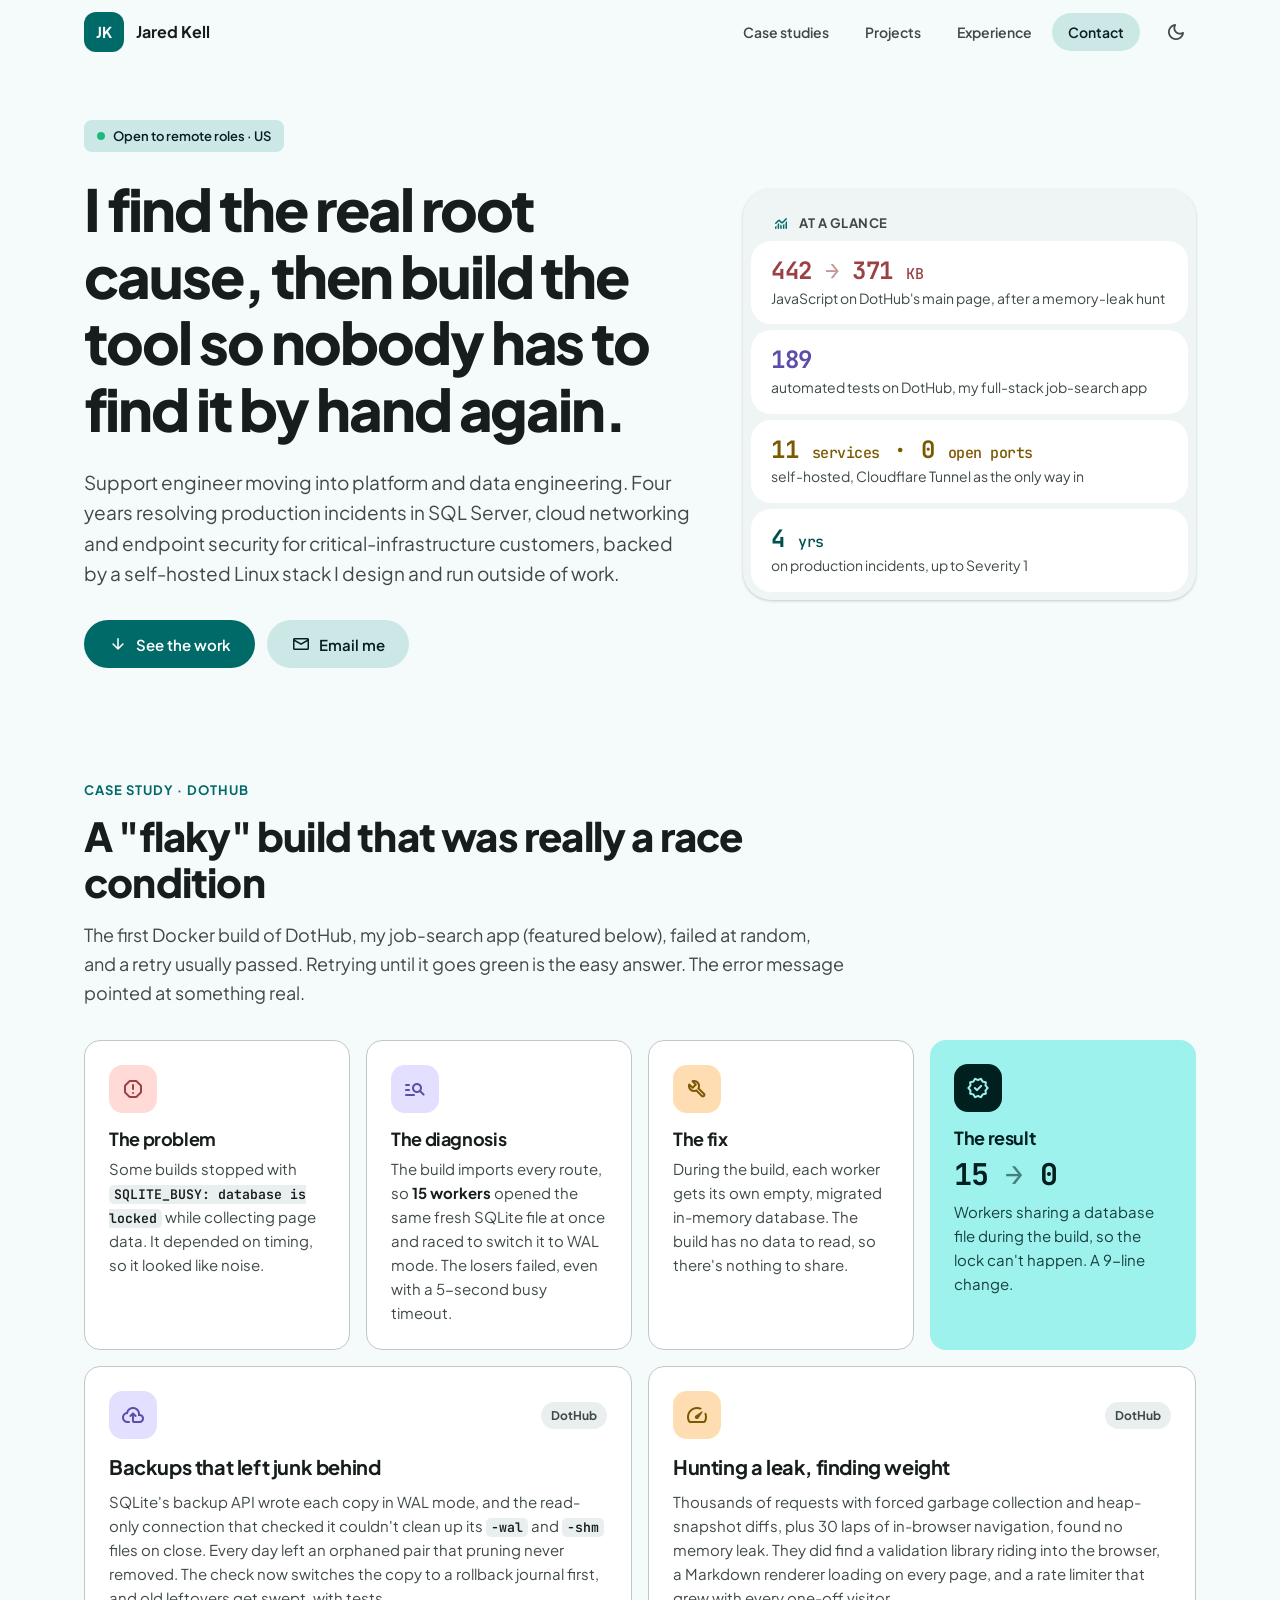
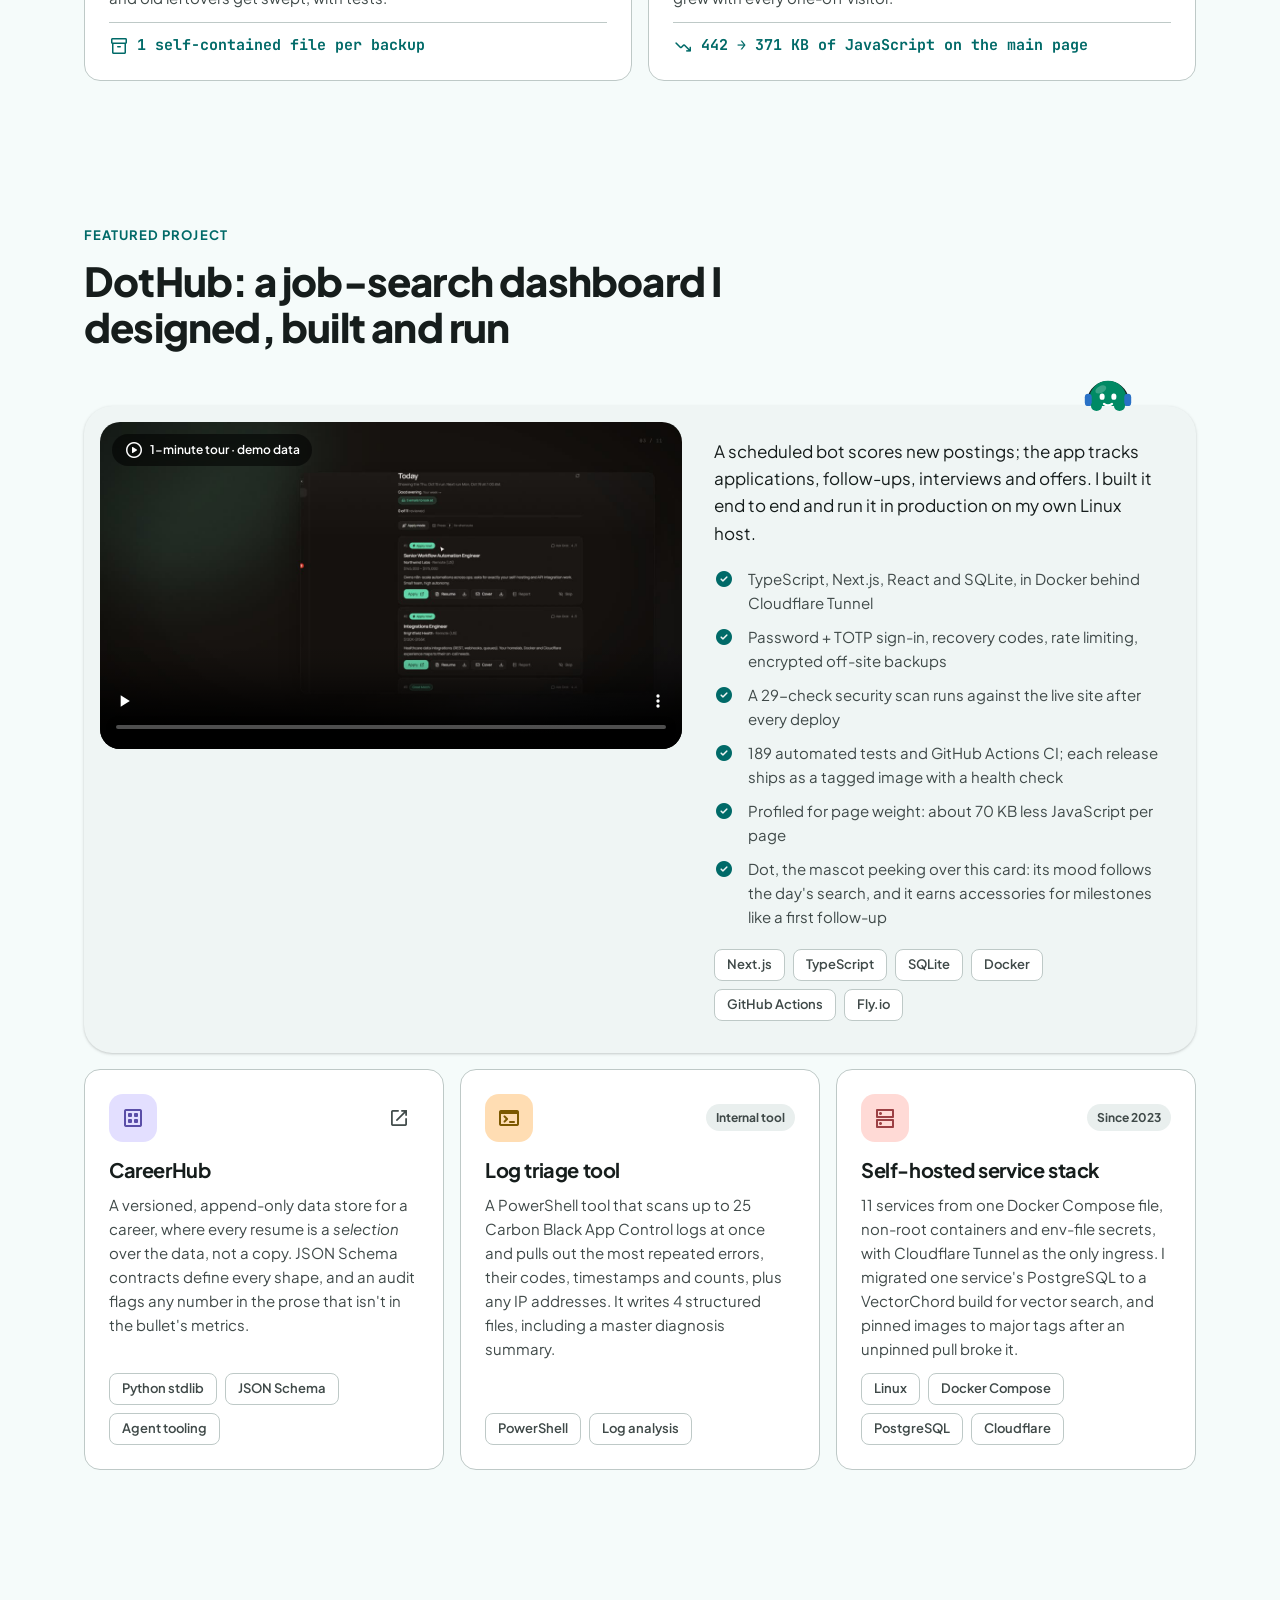
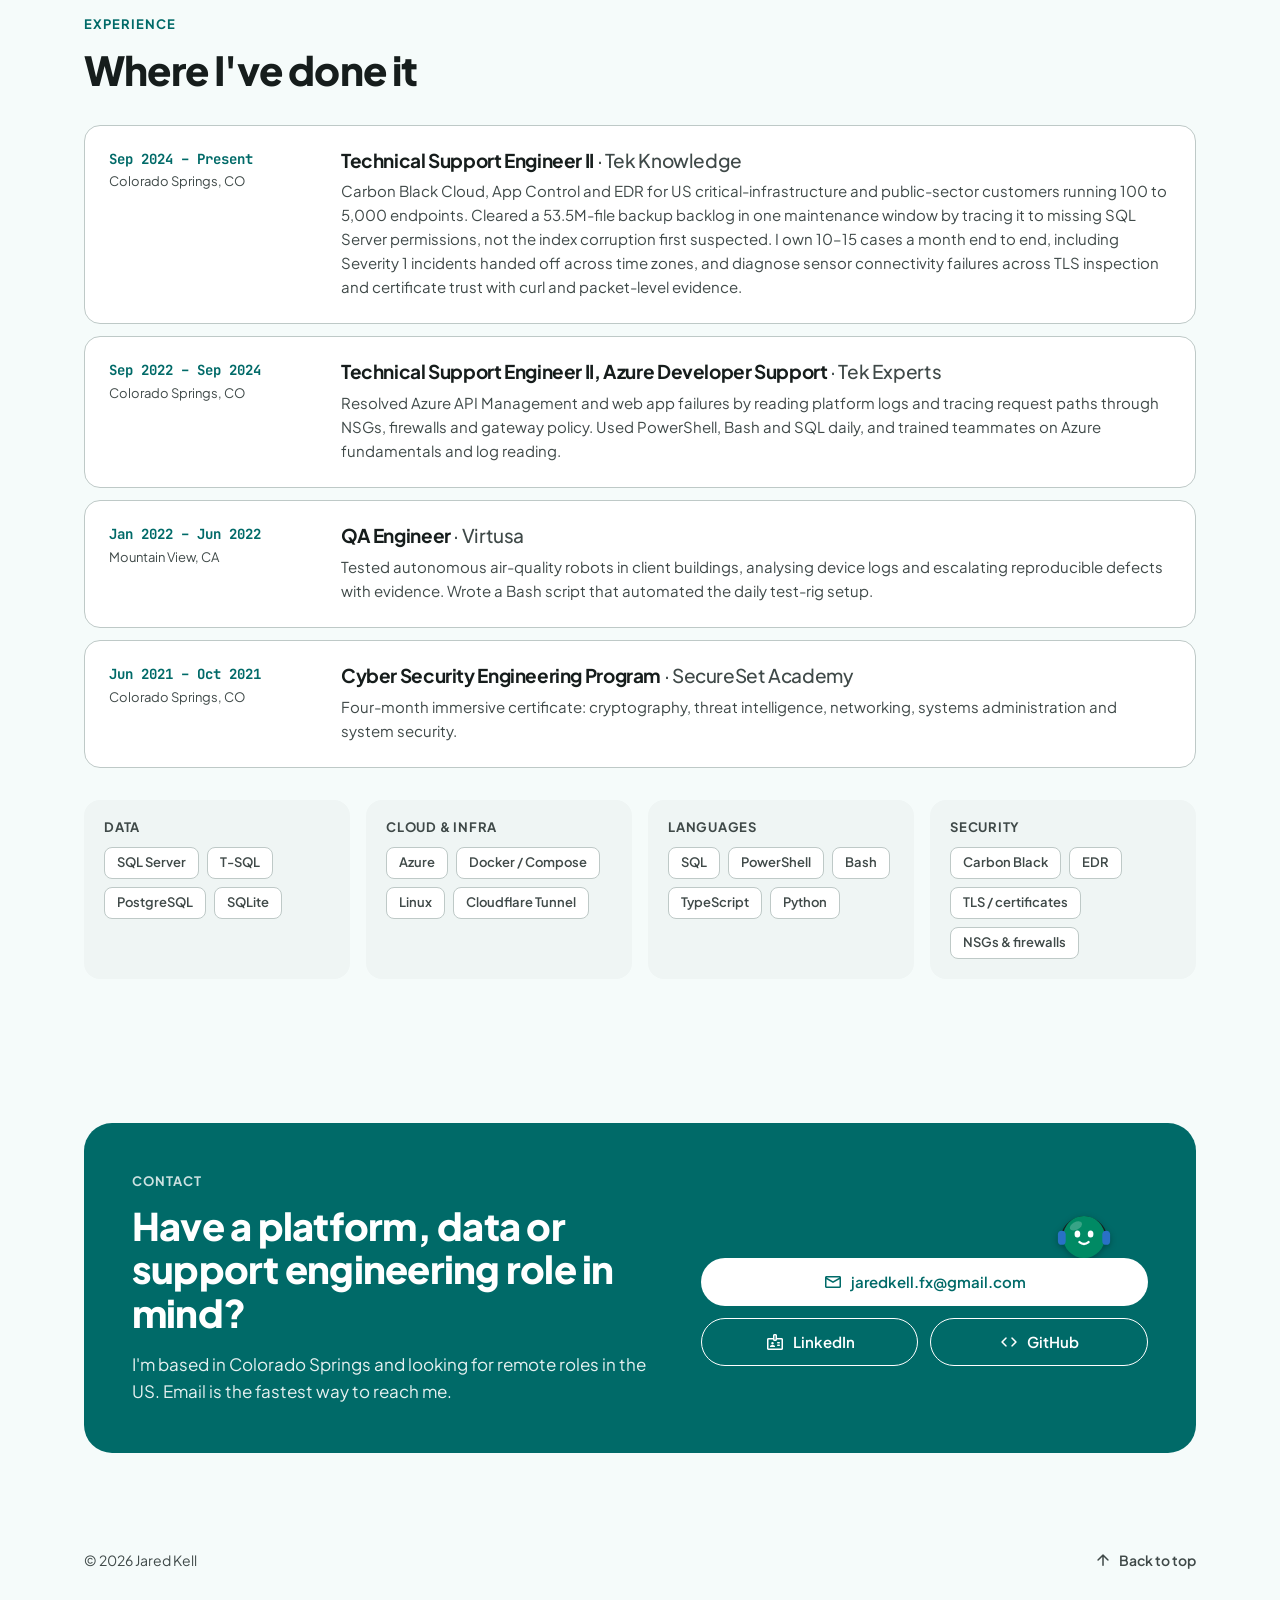
<file: index.html>
<!doctype html>
<html lang="en">
<head>
  <meta charset="utf-8">
  <meta name="viewport" content="width=device-width, initial-scale=1">
  <title>Jared Kell · Support → Platform &amp; Data Engineering</title>
  <meta name="description" content="Jared Kell: support engineer moving into platform and data engineering. Four years of production incidents in SQL Server, cloud networking and endpoint security, plus a self-hosted Linux stack.">
  <meta property="og:title" content="Jared Kell · Support → Platform &amp; Data Engineering">
  <meta property="og:description" content="Production incidents by day, self-hosted infrastructure by night. Case studies, projects and contact.">
  <meta property="og:url" content="https://portfolio.jarediso.com/">
  <meta property="og:image" content="https://portfolio.jarediso.com/og-image.png">
  <meta name="twitter:card" content="summary_large_image">
  <link rel="canonical" href="https://portfolio.jarediso.com/">
  <meta name="theme-color" content="#f5fbfa" media="(prefers-color-scheme: light)">
  <meta name="theme-color" content="#0e1514" media="(prefers-color-scheme: dark)">
  <link rel="icon" href="favicon.svg" type="image/svg+xml">
  <link rel="preconnect" href="https://fonts.googleapis.com">
  <link rel="preconnect" href="https://fonts.gstatic.com" crossorigin>
  <link href="https://fonts.googleapis.com/css2?family=Plus+Jakarta+Sans:wght@400;500;600;700;800&family=JetBrains+Mono:wght@500;700&family=Material+Symbols+Rounded:opsz,wght,FILL,GRAD@24,500,0..1,0&display=swap" rel="stylesheet">
  <link rel="stylesheet" href="styles.css">
  <script>
    document.documentElement.classList.add('js');
    try { const t = localStorage.getItem('theme'); if (t) document.documentElement.dataset.theme = t; } catch (e) {}
  </script>
</head>
<body id="top">
  <a class="skip" href="#main">Skip to content</a>

  <header class="appbar">
    <div class="appbar__inner">
      <a class="brand" href="#top" aria-label="Jared Kell, back to top">
        <span class="brand__mark">JK</span>
        <span class="brand__name">Jared Kell</span>
      </a>
      <nav class="nav" aria-label="Sections">
        <a href="#case-studies">Case studies</a>
        <a href="#projects">Projects</a>
        <a href="#experience">Experience</a>
        <a href="#contact">Contact</a>
      </nav>
      <button class="icon-btn" id="theme-toggle" type="button" aria-label="Switch colour theme">
        <span class="ms" aria-hidden="true">dark_mode</span>
      </button>
    </div>
  </header>

  <main id="main">

    <!-- Hero -->
    <section class="hero">
      <div class="hero__copy">
        <span class="chip chip--status"><span class="status-dot" aria-hidden="true"></span>Open to remote roles · US</span>
        <h1>I find the real root cause, then build the tool so nobody has to find it by hand again.</h1>
        <p class="lede">Support engineer moving into platform and data engineering. Four years resolving production incidents in SQL Server, cloud networking and endpoint security for critical-infrastructure customers, backed by a self-hosted Linux stack I design and run outside of work.</p>
        <div class="actions">
          <a class="btn btn--filled" href="#case-studies"><span class="ms" aria-hidden="true">arrow_downward</span>See the work</a>
          <a class="btn btn--tonal js-email" href="#contact" data-u="xf.llekderaj" data-d="moc.liamg"><span class="ms" aria-hidden="true">mail</span>Email me</a>
        </div>
      </div>

      <aside class="hero__panel card card--elevated" aria-label="At a glance">
        <div class="panel__head">
          <span class="ms" aria-hidden="true">monitoring</span>
          <span>At a glance</span>
        </div>
        <ul class="stats">
          <li>
            <span class="stat__value">442 <span class="arrow">→</span> 371 <span class="stat__unit">KB</span></span>
            <span class="stat__label">JavaScript on DotHub's main page, after a memory-leak hunt</span>
          </li>
          <li>
            <span class="stat__value">189</span>
            <span class="stat__label">automated tests on DotHub, my full-stack job-search app</span>
          </li>
          <li>
            <span class="stat__value">11 <span class="stat__unit">services</span> · 0 <span class="stat__unit">open ports</span></span>
            <span class="stat__label">self-hosted, Cloudflare Tunnel as the only way in</span>
          </li>
          <li>
            <span class="stat__value">4 <span class="stat__unit">yrs</span></span>
            <span class="stat__label">on production incidents, up to Severity 1</span>
          </li>
        </ul>
      </aside>
    </section>

    <!-- Case studies -->
    <section class="section" id="case-studies">
      <header class="section__head reveal">
        <p class="overline">Case study · DotHub</p>
        <h2>A "flaky" build that was really a race condition</h2>
        <p class="section__sub">The first Docker build of DotHub, my job-search app (featured below), failed at random, and a retry usually passed. Retrying until it goes green is the easy answer. The error message pointed at something real.</p>
      </header>

      <ol class="steps">
        <li class="card card--outlined step reveal">
          <span class="step__icon tone-a"><span class="ms" aria-hidden="true">report</span></span>
          <h3>The problem</h3>
          <p>Some builds stopped with <code>SQLITE_BUSY: database is locked</code> while collecting page data. It depended on timing, so it looked like noise.</p>
        </li>
        <li class="card card--outlined step reveal">
          <span class="step__icon tone-b"><span class="ms" aria-hidden="true">manage_search</span></span>
          <h3>The diagnosis</h3>
          <p>The build imports every route, so <strong>15 workers</strong> opened the same fresh SQLite file at once and raced to switch it to WAL mode. The losers failed, even with a 5-second busy timeout.</p>
        </li>
        <li class="card card--outlined step reveal">
          <span class="step__icon tone-c"><span class="ms" aria-hidden="true">build</span></span>
          <h3>The fix</h3>
          <p>During the build, each worker gets its own empty, migrated in-memory database. The build has no data to read, so there's nothing to share.</p>
        </li>
        <li class="card card--filled step step--result reveal">
          <span class="step__icon tone-d"><span class="ms" aria-hidden="true">verified</span></span>
          <h3>The result</h3>
          <p class="big-metric">15 <span class="arrow">→</span> 0</p>
          <p>Workers sharing a database file during the build, so the lock can't happen. A 9-line change.</p>
        </li>
      </ol>

      <div class="minis">
        <article class="card card--outlined mini reveal">
          <div class="project__top">
            <span class="step__icon tone-b"><span class="ms" aria-hidden="true">backup</span></span>
            <span class="tag">DotHub</span>
          </div>
          <h3>Backups that left junk behind</h3>
          <p>SQLite's backup API wrote each copy in WAL mode, and the read-only connection that checked it couldn't clean up its <code class="nowrap">-wal</code> and <code class="nowrap">-shm</code> files on close. Every day left an orphaned pair that pruning never removed. The check now switches the copy to a rollback journal first, and old leftovers get swept, with tests.</p>
          <p class="mini__metric"><span class="ms" aria-hidden="true">inventory_2</span>1 self-contained file per backup</p>
        </article>

        <article class="card card--outlined mini reveal">
          <div class="project__top">
            <span class="step__icon tone-c"><span class="ms" aria-hidden="true">speed</span></span>
            <span class="tag">DotHub</span>
          </div>
          <h3>Hunting a leak, finding weight</h3>
          <p>Thousands of requests with forced garbage collection and heap-snapshot diffs, plus 30 laps of in-browser navigation, found no memory leak. They did find a validation library riding into the browser, a Markdown renderer loading on every page, and a rate limiter that grew with every one-off visitor.</p>
          <p class="mini__metric"><span class="ms" aria-hidden="true">trending_down</span>442 → 371 KB of JavaScript on the main page</p>
        </article>
      </div>
    </section>

    <!-- Featured project -->
    <section class="section" id="projects">
      <header class="section__head reveal">
        <p class="overline">Featured project</p>
        <h2>DotHub: a job-search dashboard I designed, built and run</h2>
      </header>

      <article class="feature card card--elevated reveal">
        <div class="dot-peek" aria-hidden="true">
          <div class="dot-peek__clip">
            <svg class="dot" viewBox="0 0 48 48" data-mood="calm">
              <g class="dot-char">
                <path class="dot-headphones dot-band" d="M9.6 27.5 A14.6 14.6 0 0 1 38.4 27.5"/>
                <circle class="dot-body" cx="24" cy="28" r="14"/>
                <ellipse class="dot-shine" cx="18.6" cy="20.6" rx="4.4" ry="2.6" transform="rotate(-28 18.6 20.6)"/>
                <g class="face face--calm">
                  <g class="dot-eyes"><ellipse class="dot-ink" cx="19.6" cy="26" rx="1.9" ry="2.4"/><ellipse class="dot-ink" cx="28.4" cy="26" rx="1.9" ry="2.4"/></g>
                  <path class="dot-line" d="M21 31.4 q3 2.4 6 0"/>
                </g>
                <g class="dot-headphones dot-cups"><rect x="6.6" y="23.8" width="5.2" height="9.4" rx="2.6"/><rect x="36.2" y="23.8" width="5.2" height="9.4" rx="2.6"/></g>
              </g>
            </svg>
          </div>
          <span class="dot-paw"></span><span class="dot-paw dot-paw--r"></span>
        </div>
        <div class="feature__media">
          <video controls preload="none" playsinline poster="assets/dothub-poster.jpg" aria-label="One-minute tour of DotHub, running on demo data">
            <source src="assets/dothub-tour.mp4" type="video/mp4">
          </video>
          <span class="media__caption"><span class="ms" aria-hidden="true">play_circle</span>1-minute tour · demo data</span>
        </div>
        <div class="feature__body">
          <p>A scheduled bot scores new postings; the app tracks applications, follow-ups, interviews and offers. I built it end to end and run it in production on my own Linux host.</p>
          <ul class="checks">
            <li><span class="ms" aria-hidden="true">check_circle</span>TypeScript, Next.js, React and SQLite, in Docker behind Cloudflare Tunnel</li>
            <li><span class="ms" aria-hidden="true">check_circle</span>Password + TOTP sign-in, recovery codes, rate limiting, encrypted off-site backups</li>
            <li><span class="ms" aria-hidden="true">check_circle</span>A 29-check security scan runs against the live site after every deploy</li>
            <li><span class="ms" aria-hidden="true">check_circle</span>189 automated tests and GitHub Actions CI; each release ships as a tagged image with a health check</li>
            <li><span class="ms" aria-hidden="true">check_circle</span>Profiled for page weight: about 70 KB less JavaScript per page</li>
            <li><span class="ms" aria-hidden="true">check_circle</span>Dot, the mascot peeking over this card: its mood follows the day's search, and it earns accessories for milestones like a first follow-up</li>
          </ul>
          <div class="chips">
            <span class="chip">Next.js</span><span class="chip">TypeScript</span><span class="chip">SQLite</span><span class="chip">Docker</span><span class="chip">GitHub Actions</span><span class="chip">Fly.io</span>
          </div>
        </div>
      </article>

      <!-- More projects -->
      <div class="grid">
        <article class="card card--outlined project reveal">
          <div class="project__top">
            <span class="step__icon tone-b"><span class="ms" aria-hidden="true">dataset</span></span>
            <a class="icon-btn" href="https://github.com/JaredKIso/CareerHub" target="_blank" rel="noopener" aria-label="CareerHub on GitHub"><span class="ms" aria-hidden="true">open_in_new</span></a>
          </div>
          <h3>CareerHub</h3>
          <p>A versioned, append-only data store for a career, where every resume is a <em>selection</em> over the data, not a copy. JSON Schema contracts define every shape, and an audit flags any number in the prose that isn't in the bullet's metrics.</p>
          <div class="chips"><span class="chip">Python stdlib</span><span class="chip">JSON Schema</span><span class="chip">Agent tooling</span></div>
        </article>

        <article class="card card--outlined project reveal">
          <div class="project__top">
            <span class="step__icon tone-c"><span class="ms" aria-hidden="true">terminal</span></span>
            <span class="tag">Internal tool</span>
          </div>
          <h3>Log triage tool</h3>
          <p>A PowerShell tool that scans up to 25 Carbon Black App Control logs at once and pulls out the most repeated errors, their codes, timestamps and counts, plus any IP addresses. It writes 4 structured files, including a master diagnosis summary.</p>
          <div class="chips"><span class="chip">PowerShell</span><span class="chip">Log analysis</span></div>
        </article>

        <article class="card card--outlined project reveal">
          <div class="project__top">
            <span class="step__icon tone-a"><span class="ms" aria-hidden="true">dns</span></span>
            <span class="tag">Since 2023</span>
          </div>
          <h3>Self-hosted service stack</h3>
          <p>11 services from one Docker Compose file, non-root containers and env-file secrets, with Cloudflare Tunnel as the only ingress. I migrated one service's PostgreSQL to a VectorChord build for vector search, and pinned images to major tags after an unpinned pull broke it.</p>
          <div class="chips"><span class="chip">Linux</span><span class="chip">Docker Compose</span><span class="chip">PostgreSQL</span><span class="chip">Cloudflare</span></div>
        </article>
      </div>
    </section>

    <!-- Experience -->
    <section class="section" id="experience">
      <header class="section__head reveal">
        <p class="overline">Experience</p>
        <h2>Where I've done it</h2>
      </header>

      <div class="timeline">
        <article class="card card--outlined role reveal">
          <div class="role__meta"><span class="role__when">Sep 2024 – Present</span><span class="role__where">Colorado Springs, CO</span></div>
          <h3>Technical Support Engineer II <span class="at">· Tek Knowledge</span></h3>
          <p>Carbon Black Cloud, App Control and EDR for US critical-infrastructure and public-sector customers running 100 to 5,000 endpoints. Cleared a 53.5M-file backup backlog in one maintenance window by tracing it to missing SQL Server permissions, not the index corruption first suspected. I own 10–15 cases a month end to end, including Severity 1 incidents handed off across time zones, and diagnose sensor connectivity failures across TLS inspection and certificate trust with curl and packet-level evidence.</p>
        </article>
        <article class="card card--outlined role reveal">
          <div class="role__meta"><span class="role__when">Sep 2022 – Sep 2024</span><span class="role__where">Colorado Springs, CO</span></div>
          <h3>Technical Support Engineer II, Azure Developer Support <span class="at">· Tek Experts</span></h3>
          <p>Resolved Azure API Management and web app failures by reading platform logs and tracing request paths through NSGs, firewalls and gateway policy. Used PowerShell, Bash and SQL daily, and trained teammates on Azure fundamentals and log reading.</p>
        </article>
        <article class="card card--outlined role reveal">
          <div class="role__meta"><span class="role__when">Jan 2022 – Jun 2022</span><span class="role__where">Mountain View, CA</span></div>
          <h3>QA Engineer <span class="at">· Virtusa</span></h3>
          <p>Tested autonomous air-quality robots in client buildings, analysing device logs and escalating reproducible defects with evidence. Wrote a Bash script that automated the daily test-rig setup.</p>
        </article>
        <article class="card card--outlined role reveal">
          <div class="role__meta"><span class="role__when">Jun 2021 – Oct 2021</span><span class="role__where">Colorado Springs, CO</span></div>
          <h3>Cyber Security Engineering Program <span class="at">· SecureSet Academy</span></h3>
          <p>Four-month immersive certificate: cryptography, threat intelligence, networking, systems administration and system security.</p>
        </article>
      </div>

      <div class="skills reveal">
        <div class="skills__group"><h3>Data</h3><div class="chips"><span class="chip">SQL Server</span><span class="chip">T-SQL</span><span class="chip">PostgreSQL</span><span class="chip">SQLite</span></div></div>
        <div class="skills__group"><h3>Cloud &amp; infra</h3><div class="chips"><span class="chip">Azure</span><span class="chip">Docker / Compose</span><span class="chip">Linux</span><span class="chip">Cloudflare Tunnel</span></div></div>
        <div class="skills__group"><h3>Languages</h3><div class="chips"><span class="chip">SQL</span><span class="chip">PowerShell</span><span class="chip">Bash</span><span class="chip">TypeScript</span><span class="chip">Python</span></div></div>
        <div class="skills__group"><h3>Security</h3><div class="chips"><span class="chip">Carbon Black</span><span class="chip">EDR</span><span class="chip">TLS / certificates</span><span class="chip">NSGs &amp; firewalls</span></div></div>
      </div>
    </section>

    <!-- Contact -->
    <section class="section" id="contact">
      <div class="contact card card--primary reveal">
        <div>
          <p class="overline">Contact</p>
          <h2>Have a platform, data or support engineering role in mind?</h2>
          <p>I'm based in Colorado Springs and looking for remote roles in the US. Email is the fastest way to reach me.</p>
        </div>
        <div class="contact__actions">
          <div class="dot-perch" aria-hidden="true">
            <svg class="dot" viewBox="0 0 48 48" data-mood="calm">
              <g class="dot-char">
                <path class="dot-headphones dot-band" d="M9.6 27.5 A14.6 14.6 0 0 1 38.4 27.5"/>
                <circle class="dot-body" cx="24" cy="28" r="14"/>
                <ellipse class="dot-shine" cx="18.6" cy="20.6" rx="4.4" ry="2.6" transform="rotate(-28 18.6 20.6)"/>
                <g class="face face--calm">
                  <g class="dot-eyes"><ellipse class="dot-ink" cx="19.6" cy="26" rx="1.9" ry="2.4"/><ellipse class="dot-ink" cx="28.4" cy="26" rx="1.9" ry="2.4"/></g>
                  <path class="dot-line" d="M21 31.4 q3 2.4 6 0"/>
                </g>
                <g class="face face--attention">
                  <g class="dot-eyes"><ellipse class="dot-ink" cx="21.2" cy="25" rx="1.9" ry="2.6"/><ellipse class="dot-ink" cx="30" cy="25" rx="1.9" ry="2.6"/></g>
                  <path class="dot-line" d="M23.4 31.8 q2.6 1.6 5.2 -0.4"/>
                </g>
                <g class="face face--offer">
                  <path class="dot-line" d="M17.4 26.4 q2.2 -3 4.4 0 M26.2 26.4 q2.2 -3 4.4 0"/>
                  <circle class="dot-cheek" cx="15.6" cy="30.6" r="1.9"/>
                  <circle class="dot-cheek" cx="32.4" cy="30.6" r="1.9"/>
                  <path class="dot-ink" d="M19.6 30.4 q4.4 6.2 8.8 0 z"/>
                </g>
                <g class="dot-headphones dot-cups"><rect x="6.6" y="23.8" width="5.2" height="9.4" rx="2.6"/><rect x="36.2" y="23.8" width="5.2" height="9.4" rx="2.6"/></g>
                <g class="party-hat" transform="rotate(-14 24 16)">
                  <path d="M17.6 16.6 L24 2.6 L30.4 16.6 Z"/>
                  <path class="hat-stripes" d="M19.4 12.6 L28.6 12.6 M21.2 8.6 L26.8 8.6"/>
                  <circle cx="24" cy="2.8" r="2.1"/>
                </g>
              </g>
            </svg>
          </div>
          <!-- The address is assembled by main.js so scrapers reading the HTML don't find it; without JS this falls back to LinkedIn. -->
          <a class="btn btn--on-primary js-email" href="https://www.linkedin.com/in/jared-kell/" target="_blank" rel="noopener" data-u="xf.llekderaj" data-d="moc.liamg" data-show-address><span class="ms" aria-hidden="true">mail</span><span class="js-email-text">Message me on LinkedIn</span></a>
          <div class="contact__links">
            <a class="btn btn--outline-on-primary" href="https://www.linkedin.com/in/jared-kell/" target="_blank" rel="noopener"><span class="ms" aria-hidden="true">badge</span>LinkedIn</a>
            <a class="btn btn--outline-on-primary" href="https://github.com/JaredKIso" target="_blank" rel="noopener"><span class="ms" aria-hidden="true">code</span>GitHub</a>
          </div>
        </div>
      </div>
    </section>
  </main>

  <footer class="footer">
    <p>© <span id="year">2026</span> Jared Kell</p>
    <a href="#top" class="footer__top"><span class="ms" aria-hidden="true">arrow_upward</span>Back to top</a>
  </footer>

  <script src="main.js" defer></script>
</body>
</html>
</file>
<file: styles.css>
/* Material-style tokens: one teal primary carried through tonal surfaces,
   with coral, violet and amber accents on icons and metrics. */
:root {
  --primary: #006a68;
  --on-primary: #ffffff;
  --primary-container: #9df2ee;
  --on-primary-container: #00201f;
  --secondary-container: #cce8e6;
  --on-secondary-container: #051f1f;

  --tone-a-bg: #ffdad6; --tone-a-fg: #9c4044;   /* coral */
  --tone-b-bg: #e3dfff; --tone-b-fg: #5a4ea8;   /* violet */
  --tone-c-bg: #ffddb3; --tone-c-fg: #7c5800;   /* amber */
  --tone-d-bg: #9df2ee; --tone-d-fg: #00504e;   /* teal */

  /* Dot, DotHub's mascot, in DotHub's own colours. */
  --dot-body: oklch(0.56 0.12 166);
  --dot-ink: #ffffff;
  --dot-warn: oklch(0.62 0.15 70);
  --dot-danger: oklch(0.58 0.2 25);
  --dot-info: oklch(0.55 0.15 255);

  --bg: #f5fbfa;
  --surface: #ffffff;
  --surface-1: #eff5f4;
  --surface-2: #e9efee;
  --surface-3: #e3e9e8;
  --on-surface: #161d1c;
  --on-surface-variant: #3f4948;
  --outline: #6f7978;
  --outline-variant: #bec9c7;

  --shadow-1: 0 1px 2px rgba(0, 0, 0, .12), 0 1px 3px 1px rgba(0, 0, 0, .06);
  --shadow-2: 0 1px 2px rgba(0, 0, 0, .14), 0 2px 6px 2px rgba(0, 0, 0, .08);
  --shadow-3: 0 4px 8px 3px rgba(0, 0, 0, .08), 0 1px 3px rgba(0, 0, 0, .14);

  --radius-s: 8px;
  --radius-m: 16px;
  --radius-l: 28px;

  --ease-emph: cubic-bezier(.05, .7, .1, 1);
  --ease-std: cubic-bezier(.2, 0, 0, 1);

  --font: "Plus Jakarta Sans", system-ui, -apple-system, "Segoe UI", sans-serif;
  --mono: "JetBrains Mono", ui-monospace, "Cascadia Mono", monospace;

  color-scheme: light;
}

@media (prefers-color-scheme: dark) {
  :root:not([data-theme="light"]) {
    --primary: #80d5d2;
    --on-primary: #003736;
    --primary-container: #00504e;
    --on-primary-container: #9df2ee;
    --secondary-container: #324b4a;
    --on-secondary-container: #cce8e6;

    --tone-a-bg: #7d2a2f; --tone-a-fg: #ffdad6;
    --tone-b-bg: #42368f; --tone-b-fg: #e3dfff;
    --tone-c-bg: #5e4200; --tone-c-fg: #ffddb3;
    --tone-d-bg: #00504e; --tone-d-fg: #9df2ee;

    --dot-body: oklch(0.8 0.13 166);
    --dot-ink: #07140f;
    --dot-warn: oklch(0.8 0.15 75);
    --dot-danger: oklch(0.68 0.19 25);
    --dot-info: oklch(0.76 0.12 250);

    --bg: #0e1514;
    --surface: #161d1c;
    --surface-1: #1a2120;
    --surface-2: #1f2726;
    --surface-3: #252c2b;
    --on-surface: #dde4e2;
    --on-surface-variant: #bec9c7;
    --outline: #889392;
    --outline-variant: #3f4948;

    --shadow-1: 0 1px 2px rgba(0, 0, 0, .5), 0 1px 3px 1px rgba(0, 0, 0, .3);
    --shadow-2: 0 1px 2px rgba(0, 0, 0, .5), 0 2px 6px 2px rgba(0, 0, 0, .3);
    --shadow-3: 0 4px 8px 3px rgba(0, 0, 0, .3), 0 1px 3px rgba(0, 0, 0, .5);

    color-scheme: dark;
  }
}

:root[data-theme="dark"] {
  --primary: #80d5d2;
  --on-primary: #003736;
  --primary-container: #00504e;
  --on-primary-container: #9df2ee;
  --secondary-container: #324b4a;
  --on-secondary-container: #cce8e6;

  --tone-a-bg: #7d2a2f; --tone-a-fg: #ffdad6;
  --tone-b-bg: #42368f; --tone-b-fg: #e3dfff;
  --tone-c-bg: #5e4200; --tone-c-fg: #ffddb3;
  --tone-d-bg: #00504e; --tone-d-fg: #9df2ee;

  --dot-body: oklch(0.8 0.13 166);
  --dot-ink: #07140f;
  --dot-warn: oklch(0.8 0.15 75);
  --dot-danger: oklch(0.68 0.19 25);
  --dot-info: oklch(0.76 0.12 250);

  --bg: #0e1514;
  --surface: #161d1c;
  --surface-1: #1a2120;
  --surface-2: #1f2726;
  --surface-3: #252c2b;
  --on-surface: #dde4e2;
  --on-surface-variant: #bec9c7;
  --outline: #889392;
  --outline-variant: #3f4948;

  --shadow-1: 0 1px 2px rgba(0, 0, 0, .5), 0 1px 3px 1px rgba(0, 0, 0, .3);
  --shadow-2: 0 1px 2px rgba(0, 0, 0, .5), 0 2px 6px 2px rgba(0, 0, 0, .3);
  --shadow-3: 0 4px 8px 3px rgba(0, 0, 0, .3), 0 1px 3px rgba(0, 0, 0, .5);

  color-scheme: dark;
}

/* Base */
*, *::before, *::after { box-sizing: border-box; }
html { scroll-behavior: smooth; scroll-padding-top: 88px; }
body {
  margin: 0;
  background: var(--bg);
  color: var(--on-surface);
  font-family: var(--font);
  font-size: 16px;
  line-height: 1.6;
  -webkit-font-smoothing: antialiased;
  overflow-x: hidden;
}
h1, h2, h3 { line-height: 1.15; margin: 0; letter-spacing: -0.02em; }
p { margin: 0; }
a { color: inherit; }
img, video { max-width: 100%; display: block; }
:focus-visible { outline: 3px solid var(--primary); outline-offset: 3px; border-radius: 6px; }

.ms {
  font-family: "Material Symbols Rounded";
  font-weight: normal;
  font-style: normal;
  font-size: 20px;
  line-height: 1;
  display: inline-block;
  white-space: nowrap;
  direction: ltr;
  -webkit-font-feature-settings: "liga";
  font-feature-settings: "liga";
  user-select: none;
  width: 1em;
  overflow: hidden;
}

.skip {
  position: absolute; left: 16px; top: -48px;
  background: var(--primary); color: var(--on-primary);
  padding: 8px 16px; border-radius: var(--radius-s); z-index: 100;
  transition: top .2s var(--ease-std);
}
.skip:focus { top: 12px; }

/* App bar */
.appbar {
  position: sticky; top: 0; z-index: 50;
  background: var(--bg);
  transition: background .25s var(--ease-std), box-shadow .25s var(--ease-std);
}
.appbar.is-scrolled { background: var(--surface-2); box-shadow: var(--shadow-1); }
.appbar__inner {
  max-width: 1160px; margin: 0 auto;
  display: flex; align-items: center; gap: 16px;
  padding: 12px 24px;
}
.brand { display: flex; align-items: center; gap: 12px; text-decoration: none; font-weight: 700; }
.brand__mark {
  display: grid; place-items: center;
  width: 40px; height: 40px; border-radius: 12px;
  background: var(--primary); color: var(--on-primary);
  font-size: 15px; letter-spacing: .02em;
}
.nav { margin-left: auto; display: flex; gap: 4px; }
.nav a {
  text-decoration: none; font-weight: 600; font-size: 14px;
  padding: 8px 16px; border-radius: 999px;
  color: var(--on-surface-variant);
  transition: background .2s var(--ease-std), color .2s var(--ease-std);
}
.nav a:hover { background: var(--surface-3); color: var(--on-surface); }
.nav a.is-active { background: var(--secondary-container); color: var(--on-secondary-container); }

.icon-btn {
  display: inline-grid; place-items: center;
  width: 40px; height: 40px; border-radius: 50%;
  border: 0; background: transparent; color: var(--on-surface-variant);
  cursor: pointer; text-decoration: none; flex: none;
  position: relative; overflow: hidden;
  transition: background .2s var(--ease-std);
}
.icon-btn:hover { background: var(--surface-3); color: var(--on-surface); }
.icon-btn .ms { font-size: 22px; }

/* Layout */
main { max-width: 1160px; margin: 0 auto; padding: 0 24px; }
.section { padding: 72px 0; }
.section__head { max-width: 760px; margin-bottom: 32px; }
.section__head h2 { font-size: clamp(28px, 4vw, 40px); font-weight: 800; }
.section__sub { margin-top: 16px; color: var(--on-surface-variant); font-size: 18px; }
.overline {
  font-size: 13px; font-weight: 700; letter-spacing: .08em; text-transform: uppercase;
  color: var(--primary); margin-bottom: 12px;
}

/* Cards */
.card {
  border-radius: var(--radius-m);
  padding: 24px;
  position: relative;
  transition: box-shadow .3s var(--ease-std), transform .3s var(--ease-std), background .3s var(--ease-std);
}
.card--elevated { background: var(--surface-1); box-shadow: var(--shadow-1); }
.card--outlined { background: var(--surface); border: 1px solid var(--outline-variant); }
.card--filled { background: var(--surface-3); }
.card--primary { background: var(--primary); color: var(--on-primary); border-radius: var(--radius-l); }
.card--outlined:hover, .card--elevated:hover { box-shadow: var(--shadow-2); transform: translateY(-3px); }

/* Chips */
.chips { display: flex; flex-wrap: wrap; gap: 8px; }
.chip {
  display: inline-flex; align-items: center; gap: 8px;
  height: 32px; padding: 0 12px; border-radius: var(--radius-s);
  border: 1px solid var(--outline-variant);
  font-size: 13px; font-weight: 600; color: var(--on-surface-variant);
  background: var(--surface);
}
.chip--status {
  background: var(--secondary-container); color: var(--on-secondary-container); border-color: transparent;
  margin-bottom: 24px;
}
.status-dot {
  width: 8px; height: 8px; border-radius: 50%; background: #1eb980;
  box-shadow: 0 0 0 0 rgba(30, 185, 128, .5);
  animation: pulse 2.4s var(--ease-std) infinite;
}
@keyframes pulse { 0% { box-shadow: 0 0 0 0 rgba(30, 185, 128, .55); } 70%, 100% { box-shadow: 0 0 0 8px rgba(30, 185, 128, 0); } }
.tag {
  font-size: 12px; font-weight: 700; padding: 4px 10px; border-radius: 999px;
  background: var(--surface-2); color: var(--on-surface-variant);
}

/* Buttons */
.btn {
  display: inline-flex; align-items: center; justify-content: center; gap: 8px;
  height: 48px; padding: 0 24px; border-radius: 999px;
  font: 600 15px/1 var(--font); text-decoration: none;
  border: 0; cursor: pointer; position: relative; overflow: hidden;
  transition: box-shadow .2s var(--ease-std), background .2s var(--ease-std);
}
.btn .ms { font-size: 20px; }
.btn--filled { background: var(--primary); color: var(--on-primary); }
.btn--filled:hover { box-shadow: var(--shadow-1); }
.btn--tonal { background: var(--secondary-container); color: var(--on-secondary-container); }
.btn--tonal:hover { box-shadow: var(--shadow-1); }
.btn--on-primary { background: var(--on-primary); color: var(--primary); }
.btn--on-primary:hover { box-shadow: var(--shadow-2); }
.btn--outline-on-primary { background: transparent; color: var(--on-primary); border: 1px solid currentColor; }
.btn--outline-on-primary:hover { background: color-mix(in srgb, var(--on-primary) 12%, transparent); }
.btn::after, .icon-btn::after { content: ""; position: absolute; inset: 0; background: currentColor; opacity: 0; transition: opacity .2s; }
.btn:hover::after, .icon-btn:hover::after { opacity: .06; }

.ripple {
  position: absolute; border-radius: 50%; pointer-events: none;
  background: currentColor; opacity: .22;
  transform: scale(0); animation: ripple .55s var(--ease-std) forwards;
}
@keyframes ripple { to { transform: scale(1); opacity: 0; } }

/* Hero */
.hero {
  display: grid; grid-template-columns: minmax(0, 1.35fr) minmax(0, 1fr);
  gap: 48px; align-items: center;
  padding: 56px 0 40px;
}
.hero h1 { font-size: clamp(34px, 5.2vw, 58px); font-weight: 800; letter-spacing: -0.035em; }
.lede { margin-top: 24px; font-size: 19px; color: var(--on-surface-variant); max-width: 620px; }
.actions { display: flex; flex-wrap: wrap; gap: 12px; margin-top: 32px; }

.hero__panel { padding: 8px; border-radius: var(--radius-l); }
.panel__head {
  display: flex; align-items: center; gap: 8px;
  padding: 16px 20px 8px; font-size: 13px; font-weight: 700;
  color: var(--on-surface-variant); letter-spacing: .04em; text-transform: uppercase;
}
.panel__head .ms { color: var(--primary); }
.stats { list-style: none; margin: 0; padding: 0; display: grid; gap: 6px; }
.stats li {
  background: var(--surface); border-radius: 20px; padding: 16px 20px;
  display: grid; gap: 2px;
}
.stats li:nth-child(1) .stat__value { color: var(--tone-a-fg); }
.stats li:nth-child(2) .stat__value { color: var(--tone-b-fg); }
.stats li:nth-child(3) .stat__value { color: var(--tone-c-fg); }
.stats li:nth-child(4) .stat__value { color: var(--tone-d-fg); }
.stat__value { font: 700 24px/1.2 var(--mono); letter-spacing: -0.02em; }
.stat__unit { font-size: 15px; font-weight: 500; }
.stat__label { font-size: 14px; color: var(--on-surface-variant); line-height: 1.45; }
.arrow { opacity: .55; font-weight: 500; }

/* Case study steps */
.steps {
  list-style: none; margin: 0; padding: 0;
  display: grid; grid-template-columns: repeat(4, minmax(0, 1fr)); gap: 16px;
}
.step h3 { font-size: 18px; font-weight: 700; margin: 16px 0 8px; }
.step p { color: var(--on-surface-variant); font-size: 15px; }
.step strong { color: var(--on-surface); }
.step__icon {
  display: inline-grid; place-items: center;
  width: 48px; height: 48px; border-radius: 14px;
}
.step__icon .ms { font-size: 24px; }
.tone-a { background: var(--tone-a-bg); color: var(--tone-a-fg); }
.tone-b { background: var(--tone-b-bg); color: var(--tone-b-fg); }
.tone-c { background: var(--tone-c-bg); color: var(--tone-c-fg); }
.tone-d { background: var(--tone-d-bg); color: var(--tone-d-fg); }
.step--result { background: var(--primary-container); color: var(--on-primary-container); }
.step--result p { color: inherit; opacity: .85; }
.step--result .step__icon { background: var(--on-primary-container); color: var(--primary-container); }
.step .big-metric { font: 700 30px/1.2 var(--mono); margin-bottom: 8px; opacity: 1; letter-spacing: -0.03em; }

.step code, .mini code {
  font: 600 .88em/1.4 var(--mono);
  background: var(--surface-2); color: var(--on-surface);
  padding: 1px 5px; border-radius: 5px;
}
code.nowrap { white-space: nowrap; }

/* Smaller case studies under the lead one */
.minis { display: grid; grid-template-columns: repeat(2, minmax(0, 1fr)); gap: 16px; margin-top: 16px; }
.mini { display: flex; flex-direction: column; gap: 12px; }
.mini h3 { font-size: 20px; font-weight: 700; }
.mini > p:not(.mini__metric) { color: var(--on-surface-variant); font-size: 15px; flex: 1; }
.mini__metric {
  display: flex; align-items: center; gap: 8px;
  font: 700 15px/1.4 var(--mono); color: var(--primary);
  padding-top: 12px; border-top: 1px solid var(--outline-variant);
}

/* Feature */
.feature {
  display: grid; grid-template-columns: minmax(0, 1.25fr) minmax(0, 1fr);
  gap: 32px; padding: 16px; border-radius: var(--radius-l);
}
.feature:hover { transform: none; }
.feature__media { position: relative; border-radius: 20px; overflow: hidden; background: #111; align-self: start; }
.feature__media video { width: 100%; aspect-ratio: 16 / 9; object-fit: cover; }
.media__caption {
  position: absolute; left: 12px; top: 12px;
  display: inline-flex; align-items: center; gap: 6px;
  padding: 6px 12px; border-radius: 999px;
  background: rgba(0, 0, 0, .55); color: #fff;
  font-size: 12px; font-weight: 600; backdrop-filter: blur(6px);
  pointer-events: none; transition: opacity .3s;
}
.feature__media.is-playing .media__caption { opacity: 0; }
.feature__body { padding: 16px 16px 16px 0; display: flex; flex-direction: column; gap: 20px; }
.feature__body > p { font-size: 17px; }
.checks { list-style: none; margin: 0; padding: 0; display: grid; gap: 10px; }
.checks li { display: grid; grid-template-columns: 24px 1fr; gap: 10px; font-size: 15px; color: var(--on-surface-variant); }
.checks .ms { color: var(--primary); font-variation-settings: "FILL" 1; margin-top: 2px; }

/* Projects grid */
.grid { display: grid; grid-template-columns: repeat(3, minmax(0, 1fr)); gap: 16px; margin-top: 16px; }
.project { display: flex; flex-direction: column; gap: 12px; }
.project__top { display: flex; align-items: center; justify-content: space-between; margin-bottom: 4px; }
.project h3 { font-size: 20px; font-weight: 700; }
.project p { color: var(--on-surface-variant); font-size: 15px; flex: 1; }

/* Experience */
.timeline { display: grid; gap: 12px; }
.role { display: grid; grid-template-columns: 200px 1fr; gap: 8px 32px; }
.role__meta { display: flex; flex-direction: column; gap: 2px; grid-row: span 2; }
.role__when { font: 700 14px/1.4 var(--mono); color: var(--primary); }
.role__where { font-size: 13px; color: var(--on-surface-variant); }
.role h3 { font-size: 19px; font-weight: 700; }
.role .at { font-weight: 500; color: var(--on-surface-variant); }
.role p { color: var(--on-surface-variant); font-size: 15px; }

.skills { display: grid; grid-template-columns: repeat(4, minmax(0, 1fr)); gap: 16px; margin-top: 32px; }
.skills__group { background: var(--surface-1); border-radius: var(--radius-m); padding: 20px; }
.skills__group h3 { font-size: 13px; font-weight: 700; text-transform: uppercase; letter-spacing: .06em; color: var(--on-surface-variant); margin-bottom: 12px; }

/* Contact */
.contact { display: grid; grid-template-columns: minmax(0, 1.2fr) minmax(0, 1fr); gap: 32px; align-items: center; padding: 48px; }
.contact:hover { transform: none; }
.contact .overline { color: inherit; opacity: .8; }
.contact h2 { font-size: clamp(26px, 3.6vw, 38px); font-weight: 800; }
.contact p:not(.overline) { margin-top: 16px; opacity: .9; font-size: 17px; }
.contact__actions { display: grid; gap: 12px; }
.contact__actions .btn { width: 100%; }
.contact__links { display: grid; grid-template-columns: 1fr 1fr; gap: 12px; }

/* Dot, ported from DotHub's components/dot. Idle it blinks now and then; on an Email click it hops
   and puts on the party hat. With reduced motion it still changes face, it just doesn't move. */
.dot { overflow: visible; display: block; }
.dot-body { fill: var(--dot-body); }
.dot-shine { fill: #fff; opacity: .22; }
.dot-ink { fill: var(--dot-ink); }
.dot-line { fill: none; stroke: var(--dot-ink); stroke-width: 1.6; stroke-linecap: round; stroke-linejoin: round; }
.dot-cheek { fill: var(--dot-danger); opacity: .35; }
.dot-char, .dot-eyes { transform-box: fill-box; }
.dot-eyes { transform-origin: center; }
.dot-char { transform-origin: 50% 100%; }
/* Headphones, as Dot wears them in DotHub; the party hat replaces them, as it does there. */
.dot-band { fill: none; stroke: var(--on-surface); stroke-width: 2.2; stroke-linecap: round; }
.dot-cups { fill: var(--dot-info); }
.dot[data-mood="offer"] .dot-headphones { display: none; }
.dot .face, .dot .party-hat { display: none; }
.dot[data-mood="calm"] .face--calm,
.dot[data-mood="attention"] .face--attention,
.dot[data-mood="offer"] .face--offer,
.dot[data-mood="offer"] .party-hat { display: inline; }

/* Peeking over the top edge of the DotHub card, paws on the edge. */
#projects .section__head { margin-bottom: 56px; }
.dot-peek { position: absolute; right: 56px; bottom: 100%; width: 64px; height: 46px; pointer-events: none; }
.dot-peek__clip { position: absolute; inset: 0; overflow: hidden; }
.dot-peek .dot {
  position: absolute; top: 0; left: 0; width: 64px; height: 64px;
  transform: translateY(2px);
  transition: transform .5s var(--ease-emph);
}
.feature:hover .dot-peek .dot { transform: translateY(-4px); }
.dot-paw {
  position: absolute; bottom: -5px; left: 15px;
  width: 11px; height: 10px; border-radius: 50%;
  background: var(--dot-body);
}
.dot-paw--r { left: 38px; }

/* Perched on the contact card's Email button, with a soft shadow so it lifts off the teal. */
.contact__actions { position: relative; padding-top: 48px; }
.dot-perch { position: absolute; top: -15px; right: 28px; width: 72px; height: 72px; pointer-events: none; }
.dot-perch .dot { width: 100%; height: 100%; filter: drop-shadow(0 2px 3px rgba(0, 0, 0, .28)); }
.party-hat path:first-child { fill: var(--dot-warn); }
.party-hat .hat-stripes { fill: none; stroke: var(--dot-danger); stroke-width: 1.4; opacity: .7; }
.party-hat circle { fill: var(--dot-danger); }

@media (prefers-reduced-motion: no-preference) {
  .dot[data-mood="calm"] .dot-eyes,
  .dot[data-mood="attention"] .dot-eyes { animation: dot-blink 6.5s ease-in-out infinite; }
  .dot-hop { animation: dot-hop 640ms cubic-bezier(.23, 1, .32, 1); }
}
@keyframes dot-blink {
  0%, 94%, 100% { transform: scaleY(1); }
  96.5% { transform: scaleY(.12); }
}
@keyframes dot-hop {
  0% { transform: none; }
  30% { transform: translateY(-16%) scale(.96, 1.04); }
  60% { transform: scale(1.06, .94); }
  80% { transform: scale(.98, 1.02); }
  100% { transform: none; }
}

/* Footer */
.footer {
  max-width: 1160px; margin: 0 auto; padding: 24px 24px 48px;
  display: flex; justify-content: space-between; align-items: center;
  color: var(--on-surface-variant); font-size: 14px;
}
.footer__top { display: inline-flex; align-items: center; gap: 6px; text-decoration: none; font-weight: 600; }
.footer__top:hover { color: var(--primary); }

/* Scroll reveal: a short decelerating rise */
.js .reveal { opacity: 0; transform: translateY(24px); }
.js .reveal.is-in {
  opacity: 1; transform: none;
  transition: opacity .6s var(--ease-emph), transform .6s var(--ease-emph), box-shadow .3s var(--ease-std);
}

@media (prefers-reduced-motion: reduce) {
  html { scroll-behavior: auto; }
  *, *::before, *::after { animation: none !important; transition: none !important; }
  .js .reveal { opacity: 1; transform: none; }
  .card--outlined:hover, .card--elevated:hover { transform: none; }
}

/* Responsive */
@media (max-width: 1000px) {
  .steps { grid-template-columns: repeat(2, minmax(0, 1fr)); }
  .grid, .minis { grid-template-columns: 1fr; }
  .feature { grid-template-columns: 1fr; }
  .feature__body { padding: 8px; }
  .skills { grid-template-columns: repeat(2, minmax(0, 1fr)); }
}
@media (max-width: 820px) {
  .hero { grid-template-columns: 1fr; gap: 32px; padding-top: 32px; }
  .nav { display: none; }
  .brand + .icon-btn, #theme-toggle { margin-left: auto; }
  .contact { grid-template-columns: 1fr; padding: 32px 24px; }
  .role { grid-template-columns: 1fr; }
  .role__meta { grid-row: auto; flex-direction: row; gap: 12px; flex-wrap: wrap; }
}
@media (max-width: 560px) {
  main { padding: 0 16px; }
  .appbar__inner { padding: 10px 16px; }
  .section { padding: 48px 0; }
  .steps, .skills { grid-template-columns: 1fr; }
  .lede { font-size: 17px; }
  .actions .btn { flex: 1 1 100%; }
  .contact__links { grid-template-columns: 1fr; }
  .card { padding: 20px; }
  .footer { padding: 24px 16px 40px; }
}

/* 404 page */
.not-found { min-height: 70vh; display: flex; flex-direction: column; justify-content: center; padding-top: 48px; padding-bottom: 48px; }
.not-found h1 { font-size: clamp(34px, 5.2vw, 58px); font-weight: 800; letter-spacing: -0.035em; max-width: 18ch; }
.not-found__dot { width: 88px; height: 88px; margin-bottom: 16px; }
.not-found__dot .dot { width: 100%; height: 100%; filter: drop-shadow(0 2px 3px rgba(0, 0, 0, .2)); }
</file>
